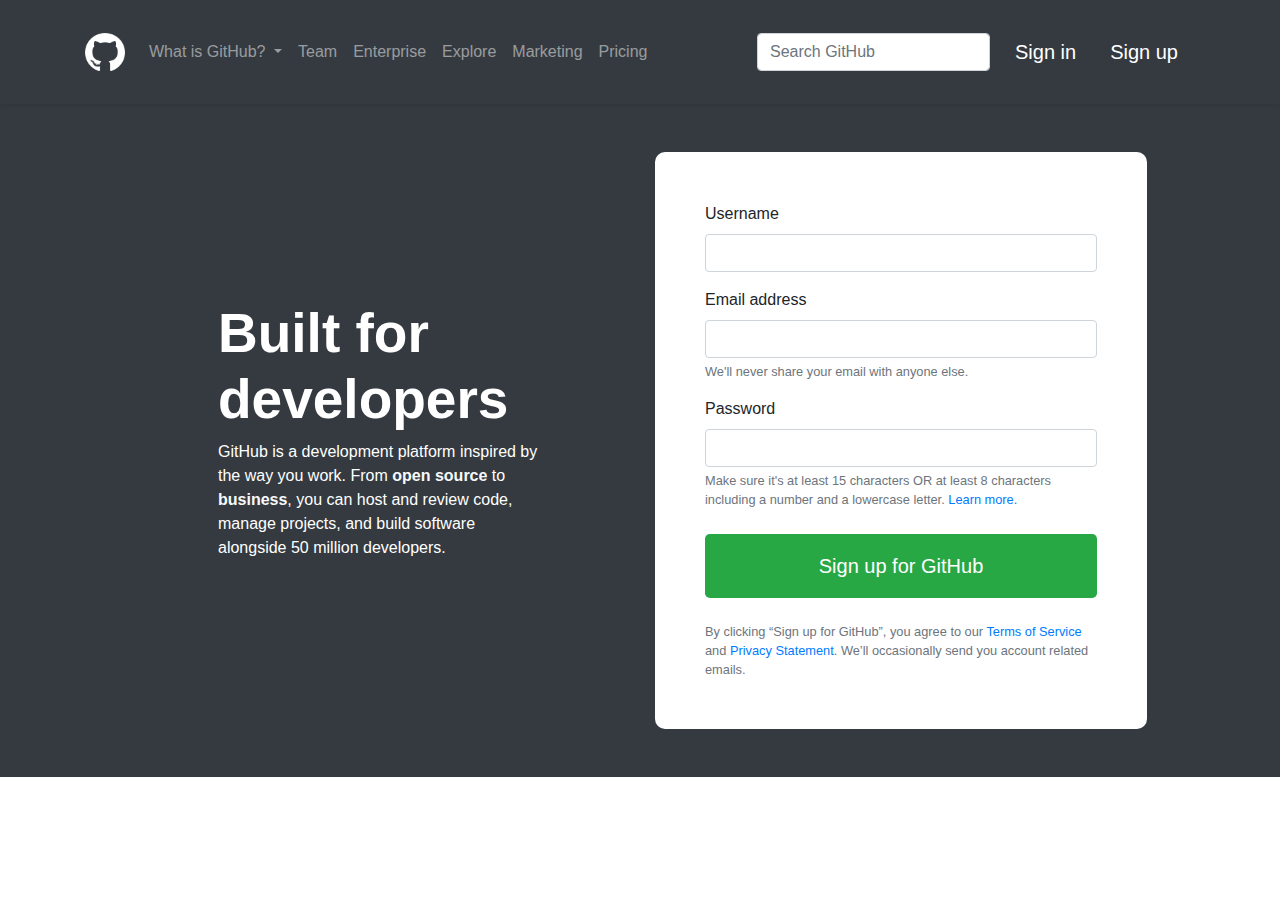
<file: index.html>
<!doctype html>
<html lang="en">
  <head>
    <!-- Required meta tags -->
    <meta charset="utf-8">
    <meta name="viewport" content="width=device-width, initial-scale=1, shrink-to-fit=no">

    <!-- Bootstrap CSS -->
    <link rel="stylesheet" href="css/bootstrap.css">
    <link rel="stylesheet" href="css/style.css">
    <link rel="icon" href="images/icon.png">


    <title>Bootstrap Website </title>
  </head>
  <body>

        <!--nav Strat-->

                  <nav class="navbar navbar-expand-lg navbar-dark bg-dark shadow-sm">
                <div class="container">
                  

                  <a class="navbar-brand logo" href="index.html"><img src="images/logo.png" class="img-fluid "></a>
                <button class="navbar-toggler" type="button" data-toggle="collapse" data-target="#navbarSupportedContent" aria-controls="navbarSupportedContent" aria-expanded="false" aria-label="Toggle navigation">
                  <span class="navbar-toggler-icon"></span>
                </button>

                <div class="collapse navbar-collapse" id="navbarSupportedContent">
                  <ul class="navbar-nav mr-auto">
                    <li class="nav-item active">
                       <li class="nav-item dropdown">
                      <a class="nav-link dropdown-toggle" href="#" id="navbarDropdown" role="button" data-toggle="dropdown" aria-haspopup="true" aria-expanded="false">
                        What is GitHub?
                      </a>
                      <div class="dropdown-menu" aria-labelledby="navbarDropdown">
                        <a class="dropdown-item" href="#">Features</a>
                        <a class="dropdown-item" href="#">Code Review</a>
                        <a class="dropdown-item" href="#">Project Management</a>
                        <a class="dropdown-item" href="#">Integration</a>
                        <a class="dropdown-item" href="#">Action</a>
                        <a class="dropdown-item" href="#">Packages</a>
                        <a class="dropdown-item" href="#">Security</a>
                        <div class="dropdown-divider"></div>
                        <a class="dropdown-item" href="#">Custom Stories</a>
                        <a class="dropdown-item" href="#">Security</a>
                      </div>
                    </li>
                      <a class="nav-link" href="#">Team<span class="sr-only">(current)</span></a>
                      <a class="nav-link" href="#">Enterprise<span class="sr-only">(current)</span></a>
                      <a class="nav-link" href="#">Explore<span class="sr-only">(current)</span></a>
                      <a class="nav-link" href="#">Marketing<span class="sr-only">(current)</span></a>
                      <a class="nav-link" href="#">Pricing<span class="sr-only">(current)</span></a>
                    </li>

                    
                  </ul>
                  <form class="form-inline my-2 my-lg-0">
                    <input class="form-control mr-sm-2" type="search" placeholder="Search GitHub" aria-label="Search">
                    <a class="btn btn-outline-dark btn-lg text-white py-1 my-4" href="signin.html">Sign in</a>
                   <a class="btn btn-lg text-white py-1 my-4" href="signup.html">Sign up</a>

                  </form>
                </div>
                </div>
              </nav>

              <!--nav end-->

              <!--banner start-->

              <section class="banner">
                  <div class="container">

                <div class="row p-5 ">

                  <div class="col-sm-6 mt-5 text">

                    <h1 class="text-white font-weight-bold font-size-40px ">Built for <br> developers</h1>

                    <p class="text-white font-weight-regular">GitHub is a development platform inspired by the way you work. From <a href="#" class="text-light font-weight-bold">open source</a> to <a href="#" class="text-light font-weight-bold">business</a>, you can host and review code, manage projects, and build software alongside 50 million developers. </p>
                    

                  </div>

                  <div class="col-sm-6">

                    <section class="form">

                   <form>
                    <div class="form-group">
                      <label for="exampleInputEmail1">Username</label>
                      <input type="text" class="form-control">
                      <small id="emailHelp" class="form-text text-muted"></small>
                    </div>
                    <div class="form-group">
                      <label for="exampleInputEmail1">Email address</label>
                      <input type="email" class="form-control" id="exampleInputEmail1" aria-describedby="emailHelp">
                      <small id="emailHelp" class="form-text text-muted">We'll never share your email with anyone else.</small>
                    </div>
                    <div class="form-group">
                      <label for="exampleInputPassword1">Password</label>
                      <input type="password" class="form-control" id="exampleInputPassword1"><small id="passwordhelp" class="form-text text-muted">Make sure it's at least 15 characters OR at least 8 characters including a number and a lowercase letter. <a href="#">Learn more.</a></small>
                    </div>
                    
                    <button type="submit" class="btn bg-success btn-lg btn-block text-white py-3 my-4">Sign up for GitHub</button>
                    <small class="form-text text-muted">By clicking “Sign up for GitHub”, you agree to our <a href="#">Terms of Service</a> and <a href="#">Privacy Statement</a>. We’ll occasionally send you account related emails.</small>
                  </form>
                      


                    </section>
                    
                    
                  </div>
                  
                </div>

                </div>

              </section>

              <!--Banner End-->

   
    <!-- Optional JavaScript -->
    <!-- jQuery first, then Popper.js, then Bootstrap JS -->
    <script src="https://code.jquery.com/jquery-3.5.1.slim.min.js" integrity="sha384-DfXdz2htPH0lsSSs5nCTpuj/zy4C+OGpamoFVy38MVBnE+IbbVYUew+OrCXaRkfj" crossorigin="anonymous"></script>
    <script src="https://cdn.jsdelivr.net/npm/popper.js@1.16.0/dist/umd/popper.min.js" integrity="sha384-Q6E9RHvbIyZFJoft+2mJbHaEWldlvI9IOYy5n3zV9zzTtmI3UksdQRVvoxMfooAo" crossorigin="anonymous"></script>
    <script src="js/bootstrap.min.js" ></script>
  </body>
</html>
</file>
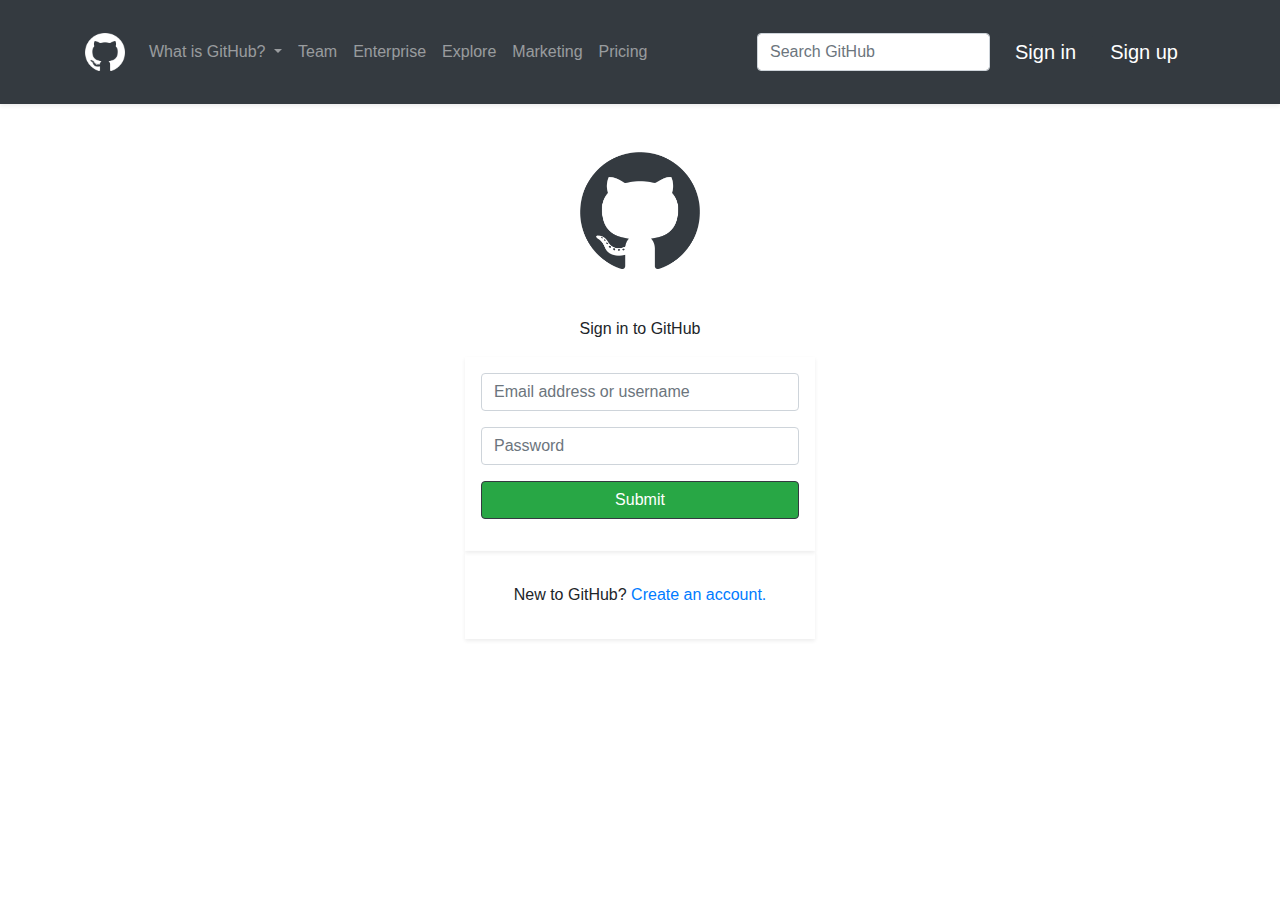
<file: signin.html>
<!doctype html>
<html lang="en">
  <head>
    <!-- Required meta tags -->
    <meta charset="utf-8">
    <meta name="viewport" content="width=device-width, initial-scale=1, shrink-to-fit=no">

    <!-- Bootstrap CSS -->
    <link rel="stylesheet" href="css/bootstrap.css">
    <link rel="stylesheet" href="css/style.css">
    <link rel="icon" type="text/css" href="images/icon.png">

    <title>Sing up</title>
  </head>

  <body>


    <!--nav Strat-->

                  <nav class="navbar navbar-expand-lg navbar-dark bg-dark shadow-sm">
                <div class="container">
                  

                  <a class="navbar-brand logo" href="index.html"><img src="images/logo.png" class="img-fluid "></a>
                <button class="navbar-toggler" type="button" data-toggle="collapse" data-target="#navbarSupportedContent" aria-controls="navbarSupportedContent" aria-expanded="false" aria-label="Toggle navigation">
                  <span class="navbar-toggler-icon"></span>
                </button>

                <div class="collapse navbar-collapse" id="navbarSupportedContent">
                  <ul class="navbar-nav mr-auto">
                    <li class="nav-item active">
                       <li class="nav-item dropdown">
                      <a class="nav-link dropdown-toggle" href="#" id="navbarDropdown" role="button" data-toggle="dropdown" aria-haspopup="true" aria-expanded="false">
                        What is GitHub?
                      </a>
                      <div class="dropdown-menu" aria-labelledby="navbarDropdown">
                        <a class="dropdown-item" href="#">Features</a>
                        <a class="dropdown-item" href="#">Code Review</a>
                        <a class="dropdown-item" href="#">Project Management</a>
                        <a class="dropdown-item" href="#">Integration</a>
                        <a class="dropdown-item" href="#">Action</a>
                        <a class="dropdown-item" href="#">Packages</a>
                        <a class="dropdown-item" href="#">Security</a>
                        <div class="dropdown-divider"></div>
                        <a class="dropdown-item" href="#">Custom Stories</a>
                        <a class="dropdown-item" href="#">Security</a>
                      </div>
                    </li>
                      <a class="nav-link" href="#">Team<span class="sr-only">(current)</span></a>
                      <a class="nav-link" href="#">Enterprise<span class="sr-only">(current)</span></a>
                      <a class="nav-link" href="#">Explore<span class="sr-only">(current)</span></a>
                      <a class="nav-link" href="#">Marketing<span class="sr-only">(current)</span></a>
                      <a class="nav-link" href="#">Pricing<span class="sr-only">(current)</span></a>
                    </li>

                    
                  </ul>
                  <form class="form-inline my-2 my-lg-0">
                    <input class="form-control mr-sm-2" type="search" placeholder="Search GitHub" aria-label="Search">
                    <a class="btn btn-outline-dark btn-lg text-white py-1 my-4" href="signin.html">Sign in</a>
                   <a class="btn btn-lg text-white py-1 my-4" href="signup.html">Sign up</a>

                  </form>
                </div>
                </div>
              </nav>

              <!--nav end-->


    <section class="login">
      <div class="container">
        <div class="row justify-content-center">
          <div class="col-xl-4">
            <div class="icon p-5 text-align-center">

               <img src="images/icon.png" class="img-fluid rounded mx-auto d-block ">
            
            </div>
           
             <p class="text-center">Sign in to GitHub</p>
          </div>
        </div>
      </div>
    </section>

    <section class="login">
      <div class="container">
        <div class="row justify-content-center">
          <div class="col-xl-4">
            <div class="shadow-sm p-3">
              <form>
                <div class="form-group">
                  <input type="text" name="" placeholder="Email address or username" class="form-control">
                </div>
                <div class="form-group">
                  <input type="Password" name="" placeholder="Password" class="form-control">
                </div>
                <div class="form-group">
                  <input type="submit" name="" class="btn btn-dark btn-block bg-success">
                </div>
              </form>
            </div>
          </div>
        </div>
      </div>

      <div class="container">
        <div class="row justify-content-center">
          <div class="col-xl-4">
        <div class="shadow-sm p-3">
          <p class="text-center mt-3">New to GitHub? <a href="form.html">Create an account.</a></p>
        </div>
        </div>
        </div>
      </div>
    </section>





  </body>
  



   <!-- Optional JavaScript -->
    <!-- jQuery first, then Popper.js, then Bootstrap JS -->
    <script src="https://code.jquery.com/jquery-3.5.1.slim.min.js" integrity="sha384-DfXdz2htPH0lsSSs5nCTpuj/zy4C+OGpamoFVy38MVBnE+IbbVYUew+OrCXaRkfj" crossorigin="anonymous"></script>
    <script src="https://cdn.jsdelivr.net/npm/popper.js@1.16.0/dist/umd/popper.min.js" integrity="sha384-Q6E9RHvbIyZFJoft+2mJbHaEWldlvI9IOYy5n3zV9zzTtmI3UksdQRVvoxMfooAo" crossorigin="anonymous"></script>
    <script src="js/bootstrap.min.js"></script>
  </body>
</html>
</file>
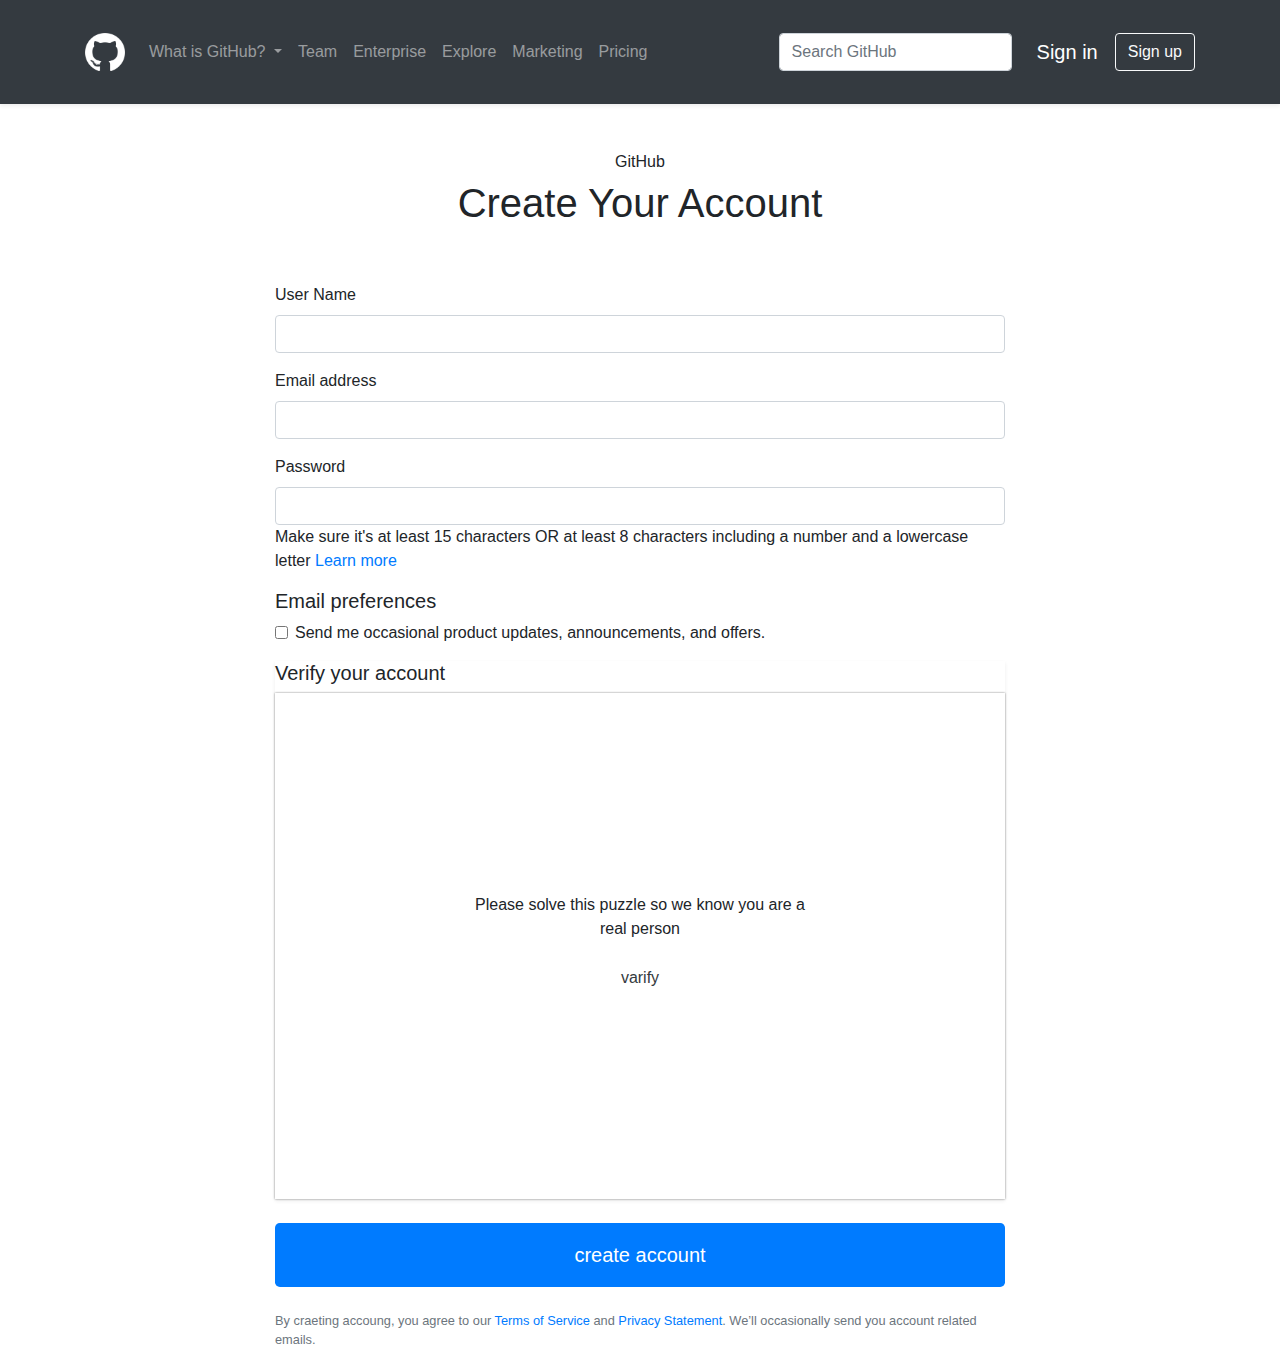
<file: signup.html>
<!doctype html>
<html lang="en">
  <head>
    <!-- Required meta tags -->
    <meta charset="utf-8">
    <meta name="viewport" content="width=device-width, initial-scale=1, shrink-to-fit=no">

    <!-- Bootstrap CSS -->
    <link rel="stylesheet" href="css/bootstrap.css">
    <link rel="stylesheet" href="css/style.css">
    <link rel="icon" href="images/icon.png">


    <title>Bootstrap Website </title>
  </head>
  <body>

        <!--nav Strat-->

                  <nav class="navbar navbar-expand-lg navbar-dark bg-dark shadow-sm">
                <div class="container">
                  

                  <a class="navbar-brand logo" href="index.html"><img src="images/logo.png" class="img-fluid "></a>
                <button class="navbar-toggler" type="button" data-toggle="collapse" data-target="#navbarSupportedContent" aria-controls="navbarSupportedContent" aria-expanded="false" aria-label="Toggle navigation">
                  <span class="navbar-toggler-icon"></span>
                </button>

                <div class="collapse navbar-collapse" id="navbarSupportedContent">
                  <ul class="navbar-nav mr-auto">
                    <li class="nav-item active">
                       <li class="nav-item dropdown">
                      <a class="nav-link dropdown-toggle" href="#" id="navbarDropdown" role="button" data-toggle="dropdown" aria-haspopup="true" aria-expanded="false">
                        What is GitHub?
                      </a>
                      <div class="dropdown-menu" aria-labelledby="navbarDropdown">
                        <a class="dropdown-item" href="#">Features</a>
                        <a class="dropdown-item" href="#">Code Review</a>
                        <a class="dropdown-item" href="#">Project Management</a>
                        <a class="dropdown-item" href="#">Integration</a>
                        <a class="dropdown-item" href="#">Action</a>
                        <a class="dropdown-item" href="#">Packages</a>
                        <a class="dropdown-item" href="#">Security</a>
                        <div class="dropdown-divider"></div>
                        <a class="dropdown-item" href="#">Custom Stories</a>
                        <a class="dropdown-item" href="#">Security</a>
                      </div>
                    </li>
                      <a class="nav-link" href="#">Team<span class="sr-only">(current)</span></a>
                      <a class="nav-link" href="#">Enterprise<span class="sr-only">(current)</span></a>
                      <a class="nav-link" href="#">Explore<span class="sr-only">(current)</span></a>
                      <a class="nav-link" href="#">Marketing<span class="sr-only">(current)</span></a>
                      <a class="nav-link" href="#">Pricing<span class="sr-only">(current)</span></a>
                    </li>

                    
                  </ul>
                  <form class="form-inline my-2 my-lg-0">
                    <input class="form-control mr-sm-2" type="search" placeholder="Search GitHub" aria-label="Search">
                    <a class="btn btn-outline-dark btn-lg text-white py-1 my-4" href="signin.html">Sign in</a>
                    <button class="btn btn-outline-light my-2 my-sm-0" type="submit">Sign up</button>

                  </form>
                </div>
                </div>
              </nav>

              <!--nav end-->

  


              <!--singup Start-->


             
      <section class="signup-section text-center p-5">
      <div class="container">
        <h6>GitHub</h6>
        <h1>Create Your Account</h1>
      </div>
      </section>

      <section class="signup-sec">
        <div class="container">
          <div class="row justify-content-center">
            <div class="col-xl-8">
              <form>
              <div class=" form-group">
                <label for="exampleInputEmail1">User Name</label>
                <input type="text" class="form-control" id="exampleInputtext" aria-describedby="emailHelp">
                <small id="text" class="form-text text-muted"></small>
              </div>
              <div class="form-group">
                <label for="exampleInputEmail1">Email address</label>
                <input type="email" class="form-control" id="exampleInputEmail1" aria-describedby="emailHelp">
                <small id="emailHelp" class="form-text text-muted"></small>
              </div>
              <div class="form-group">
                <label for="exampleInputPassword1">Password</label>
                <input type="password" class="form-control" id="exampleInputPassword1">
                <p>Make sure it's at least 15 characters OR <span class="pass"> at least 8 characters </span> including a number and a 
                lowercase letter <a href="#">Learn more</a></p>
              </div>
              <div>
                <h5>Email preferences</h5>
              </div>
              <div class="form-group form-check">
                <input type="checkbox" class="form-check-input " id="exampleCheck1">
                <label class="form-check-label" for="exampleCheck1">Send me occasional product updates, announcements, and offers.</label>
              </div>

               <div class="shadow-sm">
                 <h5>Verify your account</h5>
                 <div class="area">
                 <p>Please solve this puzzle so we know you are a real person</p>
                 <button type="submit" class="btn text-dark py-1 my-1 varify">varify</button>
                 </div>

               </div>


              <button type="submit" class="btn bg-primary btn-lg btn-block text-white py-3 my-4">create account</button>
                <small class="form-text text-muted">By craeting accoung, you agree to our <a href="#">Terms of Service</a> and <a href="#">Privacy Statement</a>. We’ll occasionally send you account related emails.</small>

               



            </form>
            </div>
          </div>
           
        </div>

      </section>


  <!--singup end-->




   
    <!-- Optional JavaScript -->
    <!-- jQuery first, then Popper.js, then Bootstrap JS -->
    <script src="https://code.jquery.com/jquery-3.5.1.slim.min.js" integrity="sha384-DfXdz2htPH0lsSSs5nCTpuj/zy4C+OGpamoFVy38MVBnE+IbbVYUew+OrCXaRkfj" crossorigin="anonymous"></script>
    <script src="https://cdn.jsdelivr.net/npm/popper.js@1.16.0/dist/umd/popper.min.js" integrity="sha384-Q6E9RHvbIyZFJoft+2mJbHaEWldlvI9IOYy5n3zV9zzTtmI3UksdQRVvoxMfooAo" crossorigin="anonymous"></script>
    <script src="js/bootstrap.min.js" ></script>
  </body>
</html>
</file>
<file: css/style.css>
.banner{

	background: #343a40;


}

.form {
    background: white;
    padding: 50px;
    border-radius: 10px;
}

.text{

	padding: 100px;
}

.text h1{

	font-size: 55px;
}


img{

	max-width: 100%;
}

.logo img{

	width:40px;
}

.icon img{

	width: 120px;
	text-align: center;
}

.area {
    padding: 200px;
    box-shadow: 0 0 2px grey;
    text-align: center;
}
</file>
